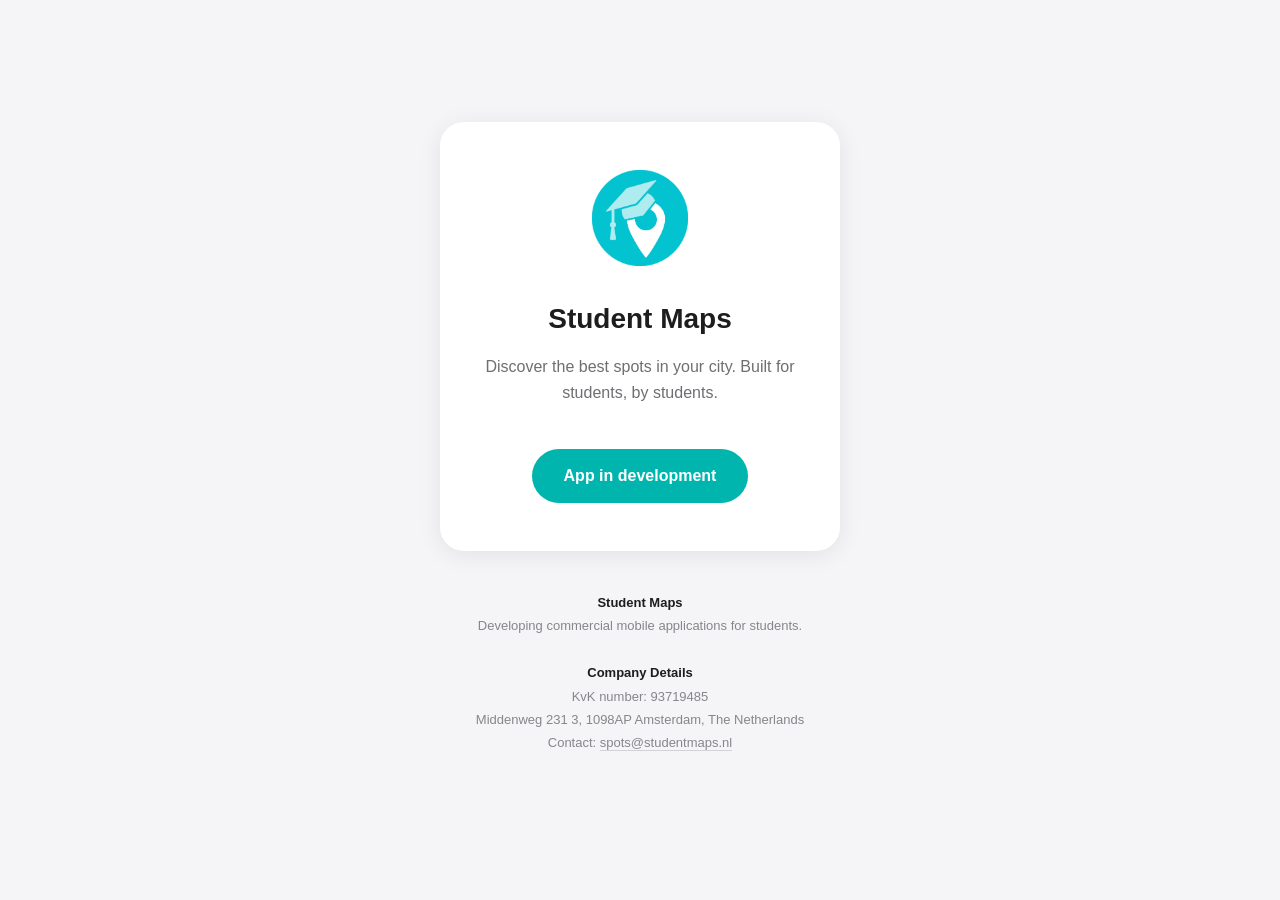
<file: index.html>
<!DOCTYPE html>
<html lang="nl">
<head>
  <script async src="https://www.googletagmanager.com/gtag/js?id=G-48RDYSEJPC"></script>
  <script>
    window.dataLayer = window.dataLayer || [];
    function gtag(){dataLayer.push(arguments);}
    gtag('js', new Date());
    gtag('config', 'G-48RDYSEJPC');
  </script>
  <meta charset="UTF-8">
  <meta name="viewport" content="width=device-width, initial-scale=1">
  <link rel="stylesheet" href="styles.css">
  <link rel="icon" type="image/png" href="favicon.png">

  <meta name="description" content="Discover the best spots in your city. Built for students, by students.">
  <meta property="og:title" content="Student Maps">
  <meta property="og:description" content="Discover the best spots in your city. Built for students, by students.">
  <meta property="og:image" content="https://studentmaps.nl/favicon.png">
  <meta property="og:url" content="https://studentmaps.nl">
  <meta property="og:type" content="website">
  <meta name="twitter:card" content="summary_large_image">

  <title>Student Maps</title>
  <style>
    * { box-sizing: border-box; margin: 0; padding: 0; }
    body {
      font-family: -apple-system, BlinkMacSystemFont, sans-serif;
      background: #f5f5f7;
      min-height: 100vh;
      display: flex;
      flex-direction: column; /* Zorgt ervoor dat de footer netjes onder de card valt */
      align-items: center;
      justify-content: center;
      padding: 24px;
    }
    .card {
      background: white;
      border-radius: 24px;
      padding: 48px 32px;
      text-align: center;
      max-width: 400px;
      width: 100%;
      box-shadow: 0 4px 24px rgba(0,0,0,0.08);
    }
    img {
      width: 96px;
      height: 96px;
      border-radius: 22px;
      margin-bottom: 24px;
    }
    h1 {
      font-size: 28px;
      font-weight: 700;
      color: #1d1d1f;
      margin-bottom: 12px;
    }
    p {
      font-size: 16px;
      color: #6e6e73;
      line-height: 1.6;
      margin-bottom: 36px;
    }
    .soon {
      display: inline-block;
      margin-top: 8px;
      padding: 14px 32px;
      background: #00b5ad;
      color: white;
      border-radius: 50px;
      text-decoration: none;
      font-weight: 600;
      font-size: 16px;
    }
    
    /* Nieuwe styling voor de bedrijfsgegevens / footer */
    .company-footer {
      margin-top: 40px;
      text-align: center;
      font-size: 13px;
      color: #86868b;
      line-height: 1.8;
      max-width: 400px;
    }
    .company-footer strong {
      color: #1d1d1f;
      font-weight: 600;
    }
    .company-footer a {
      color: #86868b;
      text-decoration: none;
      border-bottom: 1px solid #d2d2d7;
      transition: all 0.2s ease;
    }
    .company-footer a:hover {
      color: #1d1d1f;
      border-bottom-color: #1d1d1f;
    }
  </style>
</head>
<body>
  
  <div class="card">
    <img src="/favicon.png" alt="Student Maps logo">
    <h1>Student Maps</h1>
    <p>Discover the best spots in your city. Built for students, by students.</p>
    <a class="soon" href="mailto:spots@studentmaps.nl">App in development</a>
  </div>

  <div class="company-footer">
    <strong>Student Maps</strong><br>
    Developing commercial mobile applications for students.<br><br>
    <strong>Company Details</strong><br>
    KvK number: 93719485<br>
    Middenweg 231 3, 1098AP Amsterdam, The Netherlands<br>
    Contact: <a href="mailto:spots@studentmaps.nl">spots@studentmaps.nl</a><br><br>
  </div>

  <script src="script.js"></script>
</body>
</html>
</file>
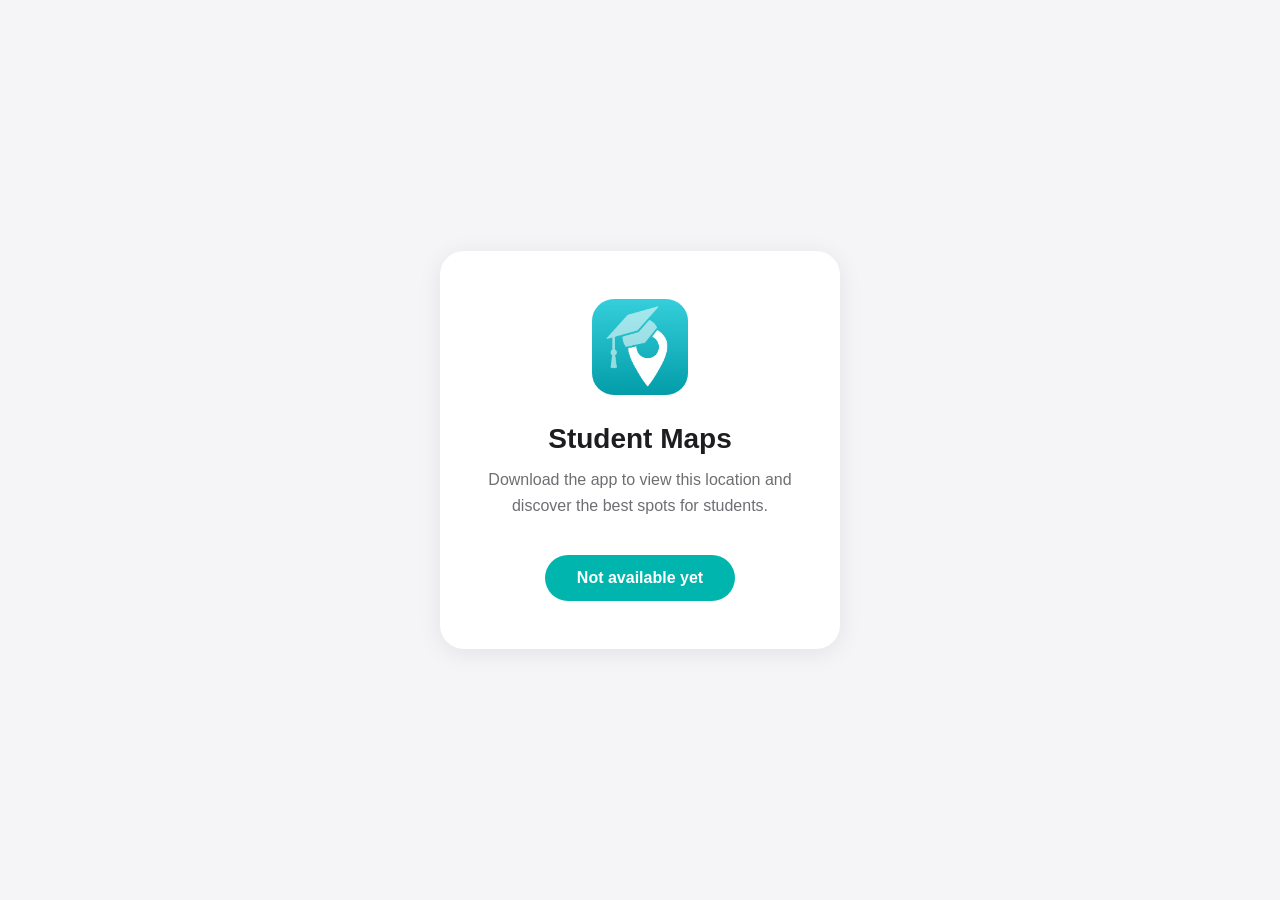
<file: spot/index.html>
<!DOCTYPE html>
<html lang="en">
<head>
  <meta charset="UTF-8">
  <meta name="viewport" content="width=device-width, initial-scale=1">

  <meta property="og:title" content="Student Maps">
  <meta property="og:description" content="Discover the best study spots, coffee shops and more — shared by students, for students.">
  <meta property="og:image" content="https://studentmaps.nl/og-image.png">
  <meta property="og:url" content="https://studentmaps.nl">
  <meta property="og:type" content="website">

  <title>Student Maps</title>
  <style>
    * { box-sizing: border-box; margin: 0; padding: 0; }
    body {
      font-family: -apple-system, BlinkMacSystemFont, sans-serif;
      background: #f5f5f7;
      min-height: 100vh;
      display: flex;
      align-items: center;
      justify-content: center;
      padding: 24px;
    }
    .card {
      background: white;
      border-radius: 24px;
      padding: 48px 32px;
      text-align: center;
      max-width: 400px;
      width: 100%;
      box-shadow: 0 4px 24px rgba(0,0,0,0.08);
    }
    img {
      width: 96px;
      height: 96px;
      border-radius: 22px;
      margin-bottom: 24px;
    }
    h1 {
      font-size: 28px;
      font-weight: 700;
      color: #1d1d1f;
      margin-bottom: 12px;
    }
    p {
      font-size: 16px;
      color: #6e6e73;
      line-height: 1.6;
      margin-bottom: 36px;
    }
    .soon {
      display: inline-block;
      padding: 14px 32px;
      background: #00b5ad;
      color: white;
      border-radius: 50px;
      text-decoration: none;
      font-weight: 600;
      font-size: 16px;
    }
  </style>
</head>
<body>
  <div class="card">
    <img src="/og-image.png" alt="Student Maps logo">
    <h1>Student Maps</h1>
    <p>Download the app to view this location and discover the best spots for students.</p>
    <a class="soon" href="#">Not available yet</a>
  </div>
</body>
</html>
</file>
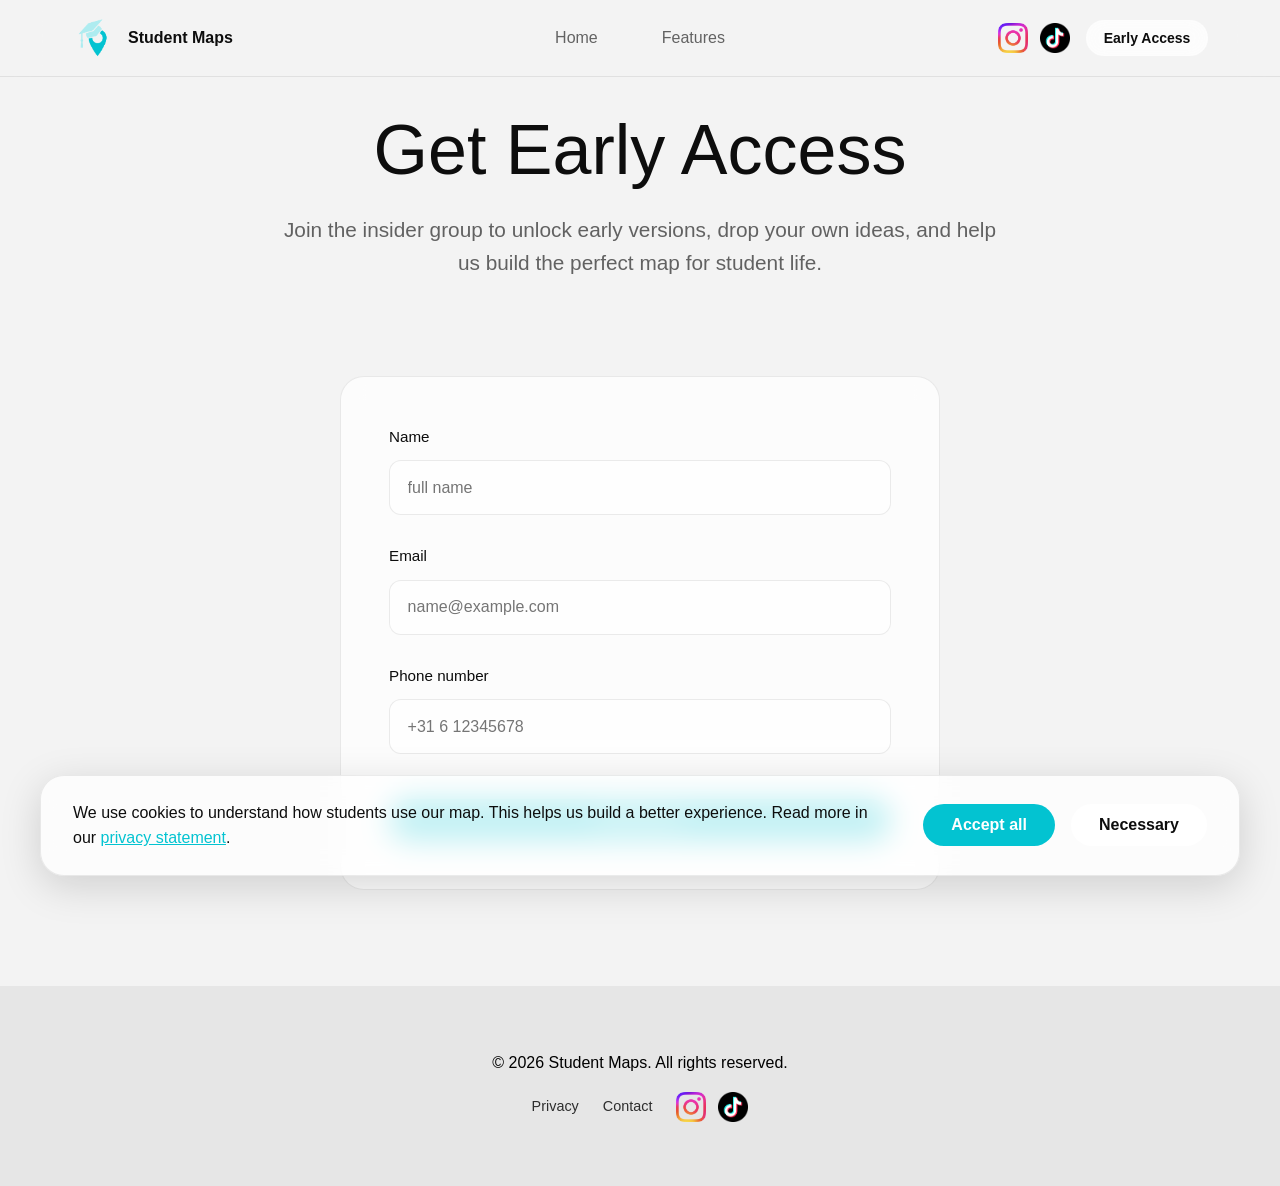
<file: beta.html>
<!DOCTYPE html>
<html lang="en">
<head>
    <script async src="https://www.googletagmanager.com/gtag/js?id=G-48RDYSEJPC"></script>
    <script>
    window.dataLayer = window.dataLayer || [];
    function gtag(){dataLayer.push(arguments);}
    gtag('js', new Date());

    gtag('config', 'G-48RDYSEJPC');
    </script>
    <meta charset="UTF-8">
    <meta name="viewport" content="width=device-width, initial-scale=1.0, viewport-fit=contain">
    <title>Beta Signup - Student Maps</title>
    <link rel="icon" type="image/png" href="favicon.png">
    <link rel="stylesheet" href="styles.css">
    <meta name="description" content="Unlock early versions and help us build the perfect map for student life.">
    <meta property="og:title" content="Early Access - Student Maps">
    <meta property="og:description" content="Unlock early versions and help us build the perfect map for student life.">
    <meta property="og:image" content="https://studentmaps.nl/betameta.png">
    <meta property="og:url" content="https://studentmaps.nl/beta.html">
    <meta property="og:type" content="website">
    <meta name="twitter:card" content="summary_large_image">
</head>
<body>
    <nav class="nav">
        <div class="container nav-container">
            <a href="test.html" class="nav-brand">
                <img src="logo-clear.webp" alt="Student Maps" class="nav-logo">
                <span>Student Maps</span>
            </a>
            <div class="nav-center">
                <a href="test.html#home">Home</a>
                <a href="test.html#features">Features</a>
            </div>
            <div class="nav-right">
                    <div class="nav-social">
                        <a href="https://instagram.com/student_maps" target="_blank" rel="noopener">
                            <img src="instagram.webp" alt="Instagram" class="social-icon">
                        </a>
                        <a href="https://tiktok.com/@JOUWACCOUNT" target="_blank" rel="noopener">
                            <img src="tiktok.webp" alt="TikTok" class="social-icon">
                        </a>
                    </div>
                <a href="beta.html" class="btn btn-secondary btn-sm">Early Access</a>
            </div>
        </div>
    </nav>

    <section class="hero-header" id="beta">
        <h1 class="hero-title">
            Get Early Access
        </h1>
        <p class="hero-subtitle">
            Join the insider group to unlock early versions, drop your own ideas, and help us build the perfect map for student life.
        </p>
    </section>
    
    <section class="page-section">
        <div class="container">
            <div class="page-card page-card-sm">
                <form id="betaForm" action="https://docs.google.com/forms/u/0/d/e/1FAIpQLSeCPc7-6g87QqsMfpVtl4X3JfxkeQIbDhWqUocADtz78FBkxw/formResponse" method="POST" target="hidden_iframe">
                    <div class="form-group">
                        <label for="name">Name</label>
                        <input type="text" id="name" name="entry.1250525655" placeholder="full name" required>
                    </div>

                    <div class="form-group">
                        <label for="email">Email</label>
                        <input type="email" id="email" name="entry.614573572" placeholder="name@example.com" required>
                    </div>

                    <div class="form-group">
                        <label for="phone">Phone number</label>
                        <input 
                            type="tel" 
                            id="phone" 
                            name="entry.372404016" 
                            placeholder="+31 6 12345678" 
                            pattern="[+]?[0-9\s-]{7,15}" 
                            title="Provide a valid phone number"
                            required
                        >
                    </div>

                    <button type="submit" class="btn btn-primary" style="width: 100%; margin-top: 1rem;">Get Access</button>
                    
                    <div id="ok" class="success-card" style="display:none;">
                        <h3>Thank you!</h3>
                        <p>We've added you to the early access group. Keep an eye on your inbox! </p>
                        <p>You will receive an invitation link from <strong>Apple TestFlight</strong> to download the early build.</p>
                        <a href="test.html" class="btn btn-primary" style="margin-top: 1rem;">Back to Home</a>
                    </div>
                </form>

                <iframe name="hidden_iframe" id="hidden_iframe" style="display:none;"></iframe>
            </div>
        </div>
    </section>

    <footer class="footer">
        <div class="container">
            <p class="footer-copy">&copy; 2026 Student Maps. All rights reserved.</p>
            <div class="footer-bottom">
                <div class="footer-links">
                    <a href="/privacy">Privacy</a>
                    <a href="mailto:hello@studentmaps.app">Contact</a>
                </div>
                <div class="footer-social">
                    <a href="https://instagram.com/student_maps" target="_blank" rel="noopener">
                        <img src="instagram.webp" alt="Instagram" class="social-icon">
                    </a>
                    <a href="https://tiktok.com/@JOUWACCOUNT" target="_blank" rel="noopener">
                        <img src="tiktok.webp" alt="TikTok" class="social-icon">
                    </a>
                </div>
            </div>
        </div>
    </footer>

    <div id="cookie-banner" class="cookie-banner hidden">
        <div class="cookie-container">
            <p>We use cookies to understand how students use our map. This helps us build a better experience. Read more in our <a href="privacy.html" style="color: var(--primary); text-decoration: underline;">privacy statement</a>.</p>
            <div class="cookie-buttons">
                <button id="accept-cookies" class="btn btn-primary">Accept all</button>
                <button id="reject-cookies" class="btn btn-secondary">Necessary</button>
            </div>
        </div>
    </div>

    <script src="script.js"></script>
</body>
</html>
</file>
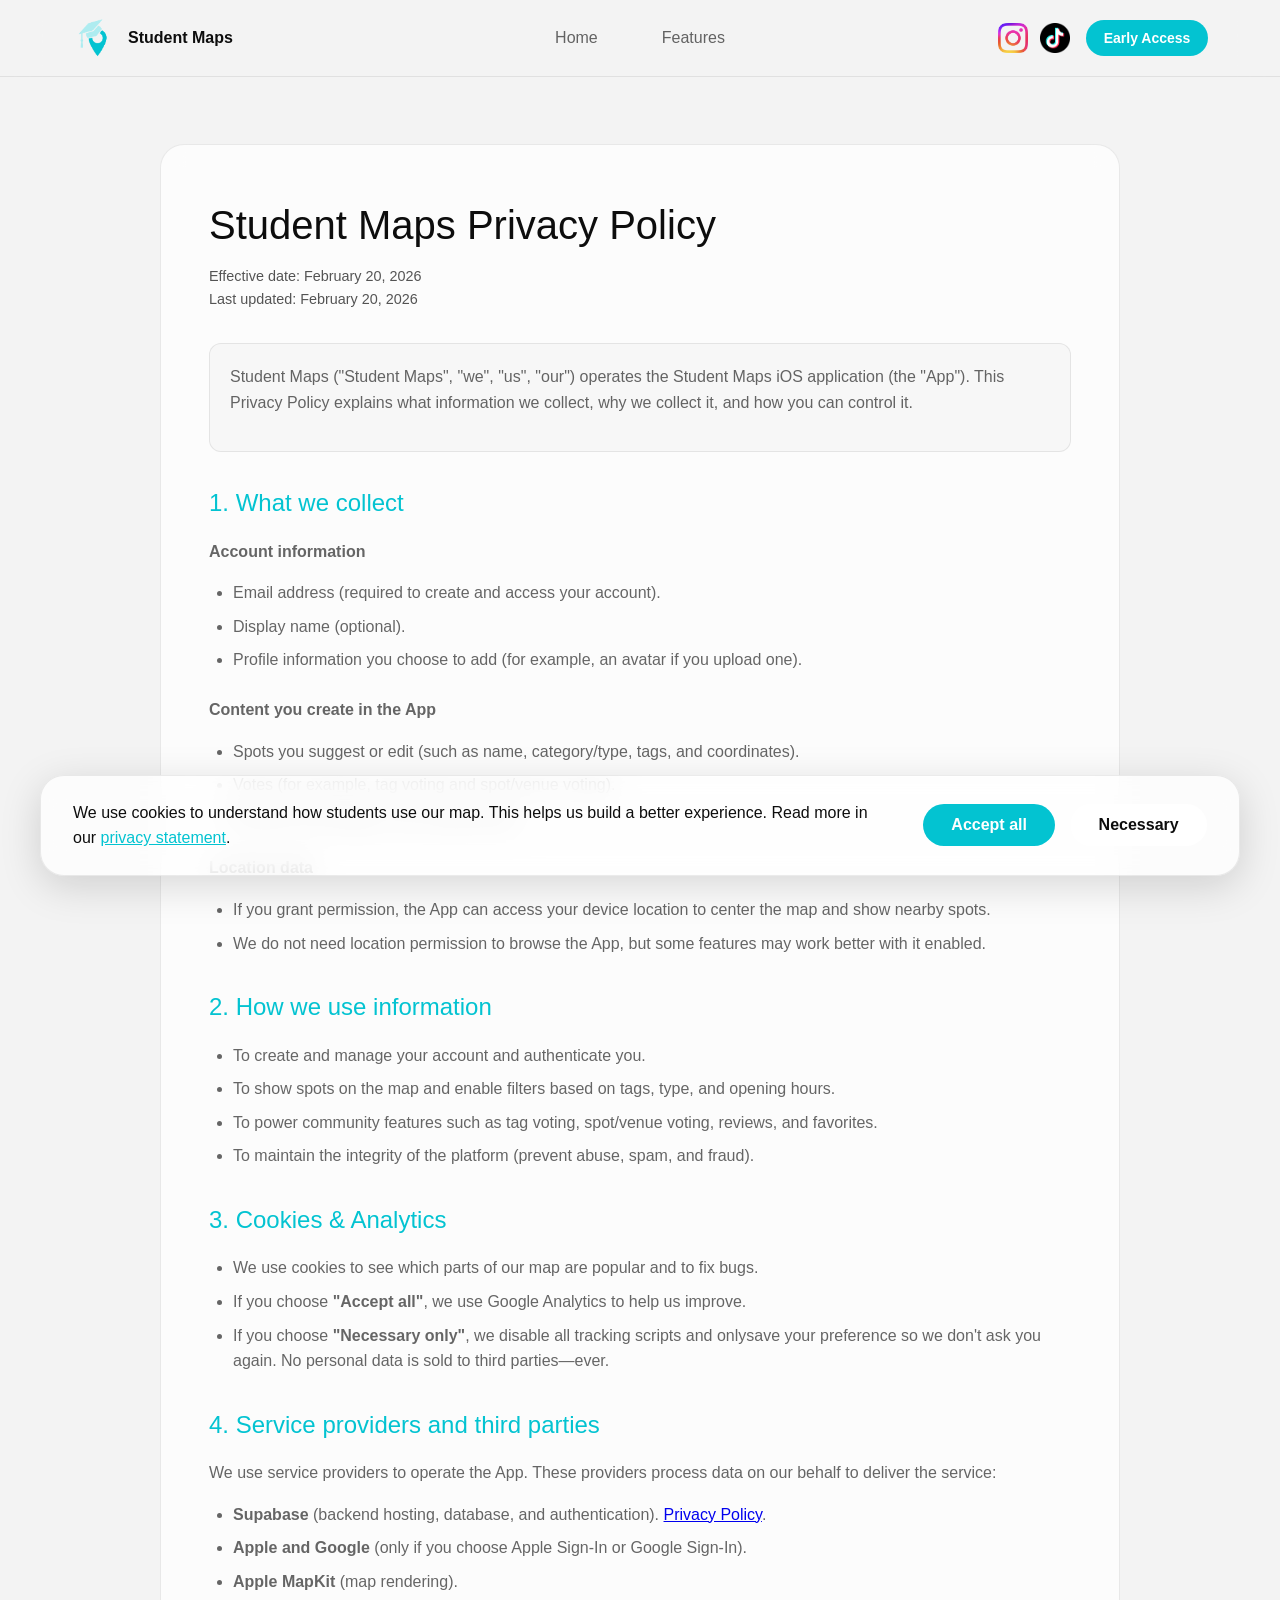
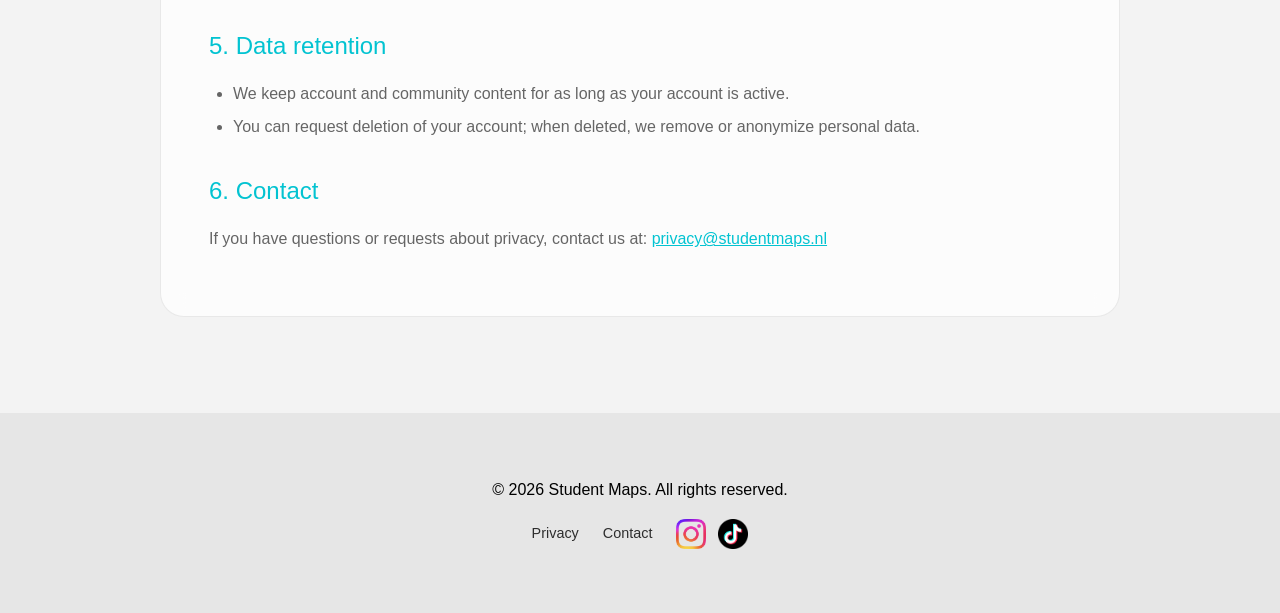
<file: privacy.html>
<!DOCTYPE html>
<html lang="en">
<head>
    <script async src="https://www.googletagmanager.com/gtag/js?id=G-48RDYSEJPC"></script>
    <script>
    window.dataLayer = window.dataLayer || [];
    function gtag(){dataLayer.push(arguments);}
    gtag('js', new Date());

    gtag('config', 'G-48RDYSEJPC');
    </script>
    <meta charset="UTF-8">
    <meta name="viewport" content="width=device-width, initial-scale=1.0, viewport-fit=contain">
    <title>Privacy Policy - Student Maps</title>
    <link rel="icon" type="image/png" href="favicon.png">
    <link rel="stylesheet" href="styles.css">
    <meta name="description" content="Read the Student Maps Privacy Policy.">
    <meta property="og:title" content="Privacy Policy - Student Maps">
    <meta property="og:description" content="How we handle your data and protect your privacy at Student Maps.">
    <meta property="og:image" content="https://studentmaps.nl/favicon.png">
    <meta property="og:url" content="https://studentmaps.nl/privacy.html">
    <meta property="og:type" content="website">
</head>
<body>
    <nav class="nav">
        <div class="container nav-container">
            <a href="test.html" class="nav-brand">
                <img src="logo-clear.webp" alt="Student Maps" class="nav-logo">
                <span>Student Maps</span>
            </a>
            <div class="nav-center">
                <a href="test.html#home">Home</a>
                <a href="test.html#features">Features</a>
            </div>
            <div class="nav-right">
                    <div class="nav-social">
                        <a href="https://instagram.com/student_maps" target="_blank" rel="noopener">
                            <img src="instagram.webp" alt="Instagram" class="social-icon">
                        </a>
                        <a href="https://tiktok.com/@JOUWACCOUNT" target="_blank" rel="noopener">
                            <img src="tiktok.webp" alt="TikTok" class="social-icon">
                        </a>
                    </div>
                <a href="beta.html" class="btn btn-primary btn-sm">Early Access</a>
            </div>
        </div>
    </nav>

    <section class="page-section page-section-top">
        <div class="container">
            <div class="page-card page-card-lg">
                <h1>Student Maps Privacy Policy</h1>
                <span class="meta-text">
                    Effective date: February 20, 2026<br>
                    Last updated: February 20, 2026
                </span>

                <div class="intro-box">
                    <p>
                        Student Maps ("Student Maps", "we", "us", "our") operates the Student Maps iOS application (the "App").
                        This Privacy Policy explains what information we collect, why we collect it, and how you can control it.
                    </p>
                </div>

                <h2>1. What we collect</h2>
                <p><strong>Account information</strong></p>
                <ul>
                    <li>Email address (required to create and access your account).</li>
                    <li>Display name (optional).</li>
                    <li>Profile information you choose to add (for example, an avatar if you upload one).</li>
                </ul>

                <p><strong>Content you create in the App</strong></p>
                <ul>
                    <li>Spots you suggest or edit (such as name, category/type, tags, and coordinates).</li>
                    <li>Votes (for example, tag voting and spot/venue voting).</li>
                    <li>Reviews and ratings, if you submit them.</li>
                </ul>

                <p><strong>Location data</strong></p>
                <ul>
                    <li>If you grant permission, the App can access your device location to center the map and show nearby spots.</li>
                    <li>We do not need location permission to browse the App, but some features may work better with it enabled.</li>
                </ul>

                <h2>2. How we use information</h2>
                <ul>
                    <li>To create and manage your account and authenticate you.</li>
                    <li>To show spots on the map and enable filters based on tags, type, and opening hours.</li>
                    <li>To power community features such as tag voting, spot/venue voting, reviews, and favorites.</li>
                    <li>To maintain the integrity of the platform (prevent abuse, spam, and fraud).</li>
                </ul>

                <h2>3. Cookies & Analytics</h2>
                <ul>
                    <li>We use cookies to see which parts of our map are popular and to fix bugs.</li>
                    <li>If you choose <strong>"Accept all"</strong>, we use Google Analytics to help us improve.</li>
                    <li>If you choose <strong>"Necessary only"</strong>, we disable all tracking scripts and onlysave your preference so we don't ask you again. No personal data is sold to third parties—ever.</li>
                </ul>

                <h2>4. Service providers and third parties</h2>
                <p>We use service providers to operate the App. These providers process data on our behalf to deliver the service:</p>
                <ul>
                    <li><strong>Supabase</strong> (backend hosting, database, and authentication). <a href="https://supabase.com/privacy" target="_blank">Privacy Policy</a>.</li>
                    <li><strong>Apple and Google</strong> (only if you choose Apple Sign-In or Google Sign-In).</li>
                    <li><strong>Apple MapKit</strong> (map rendering).</li>
                </ul>

                <h2>5. Data retention</h2>
                <ul>
                    <li>We keep account and community content for as long as your account is active.</li>
                    <li>You can request deletion of your account; when deleted, we remove or anonymize personal data.</li>
                </ul>

                <h2>6. Contact</h2>
                <p>
                    If you have questions or requests about privacy, contact us at:
                    <a href="mailto:privacy@studentmaps.nl" style="color: var(--primary);">privacy@studentmaps.nl</a>
                </p>
            </div>
        </div>
    </section>

    <footer class="footer">
        <div class="container">
            <p class="footer-copy">&copy; 2026 Student Maps. All rights reserved.</p>
            <div class="footer-bottom">
                <div class="footer-links">
                    <a href="/privacy">Privacy</a>
                    <a href="mailto:hello@studentmaps.app">Contact</a>
                </div>
                <div class="footer-social">
                    <a href="https://instagram.com/student_maps" target="_blank" rel="noopener">
                        <img src="instagram.webp" alt="Instagram" class="social-icon">
                    </a>
                    <a href="https://tiktok.com/@JOUWACCOUNT" target="_blank" rel="noopener">
                        <img src="tiktok.webp" alt="TikTok" class="social-icon">
                    </a>
                </div>
            </div>
        </div>
    </footer>
    
    <div id="cookie-banner" class="cookie-banner hidden">
        <div class="cookie-container">
            <p>We use cookies to understand how students use our map. This helps us build a better experience. Read more in our <a href="privacy.html" style="color: var(--primary); text-decoration: underline;">privacy statement</a>.</p>
            <div class="cookie-buttons">
                <button id="accept-cookies" class="btn btn-primary">Accept all</button>
                <button id="reject-cookies" class="btn btn-secondary">Necessary</button>
            </div>
        </div>
    </div>

    <script src="script.js"></script>
</body>
</html>
</file>
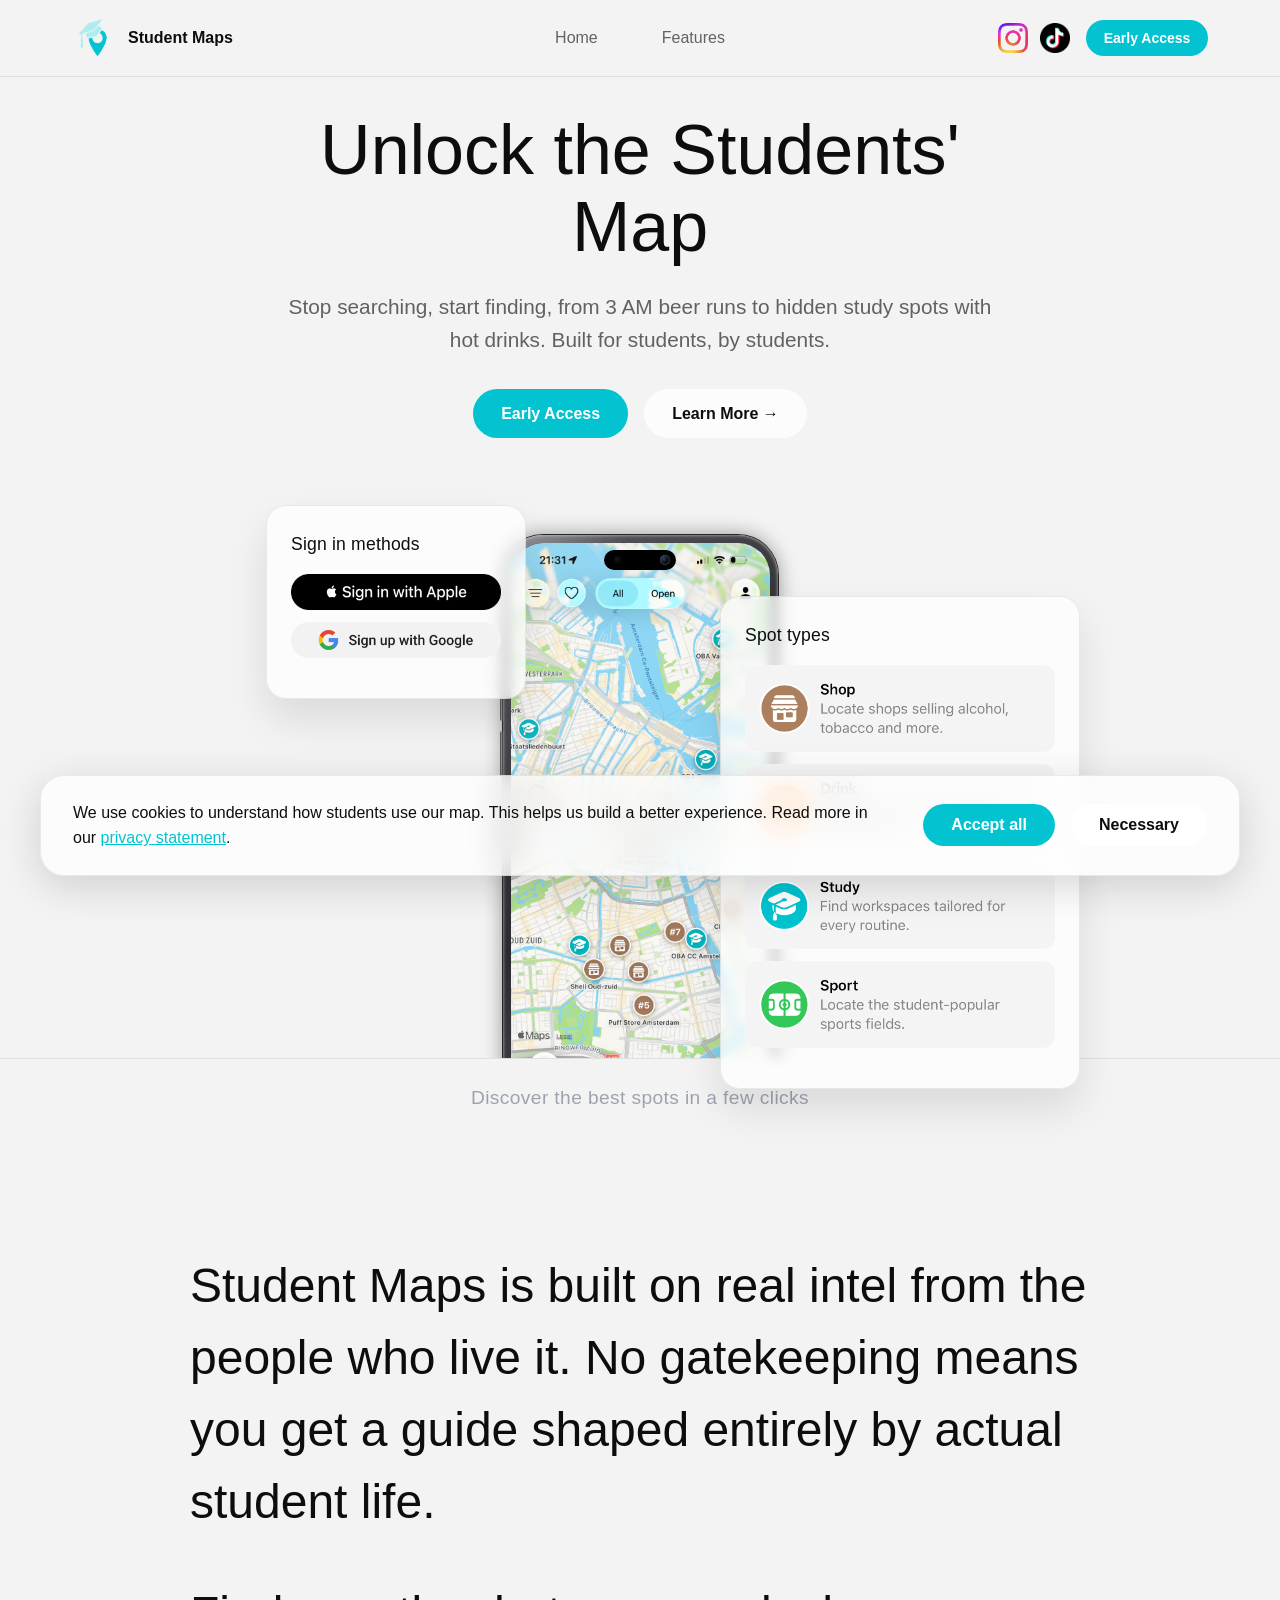
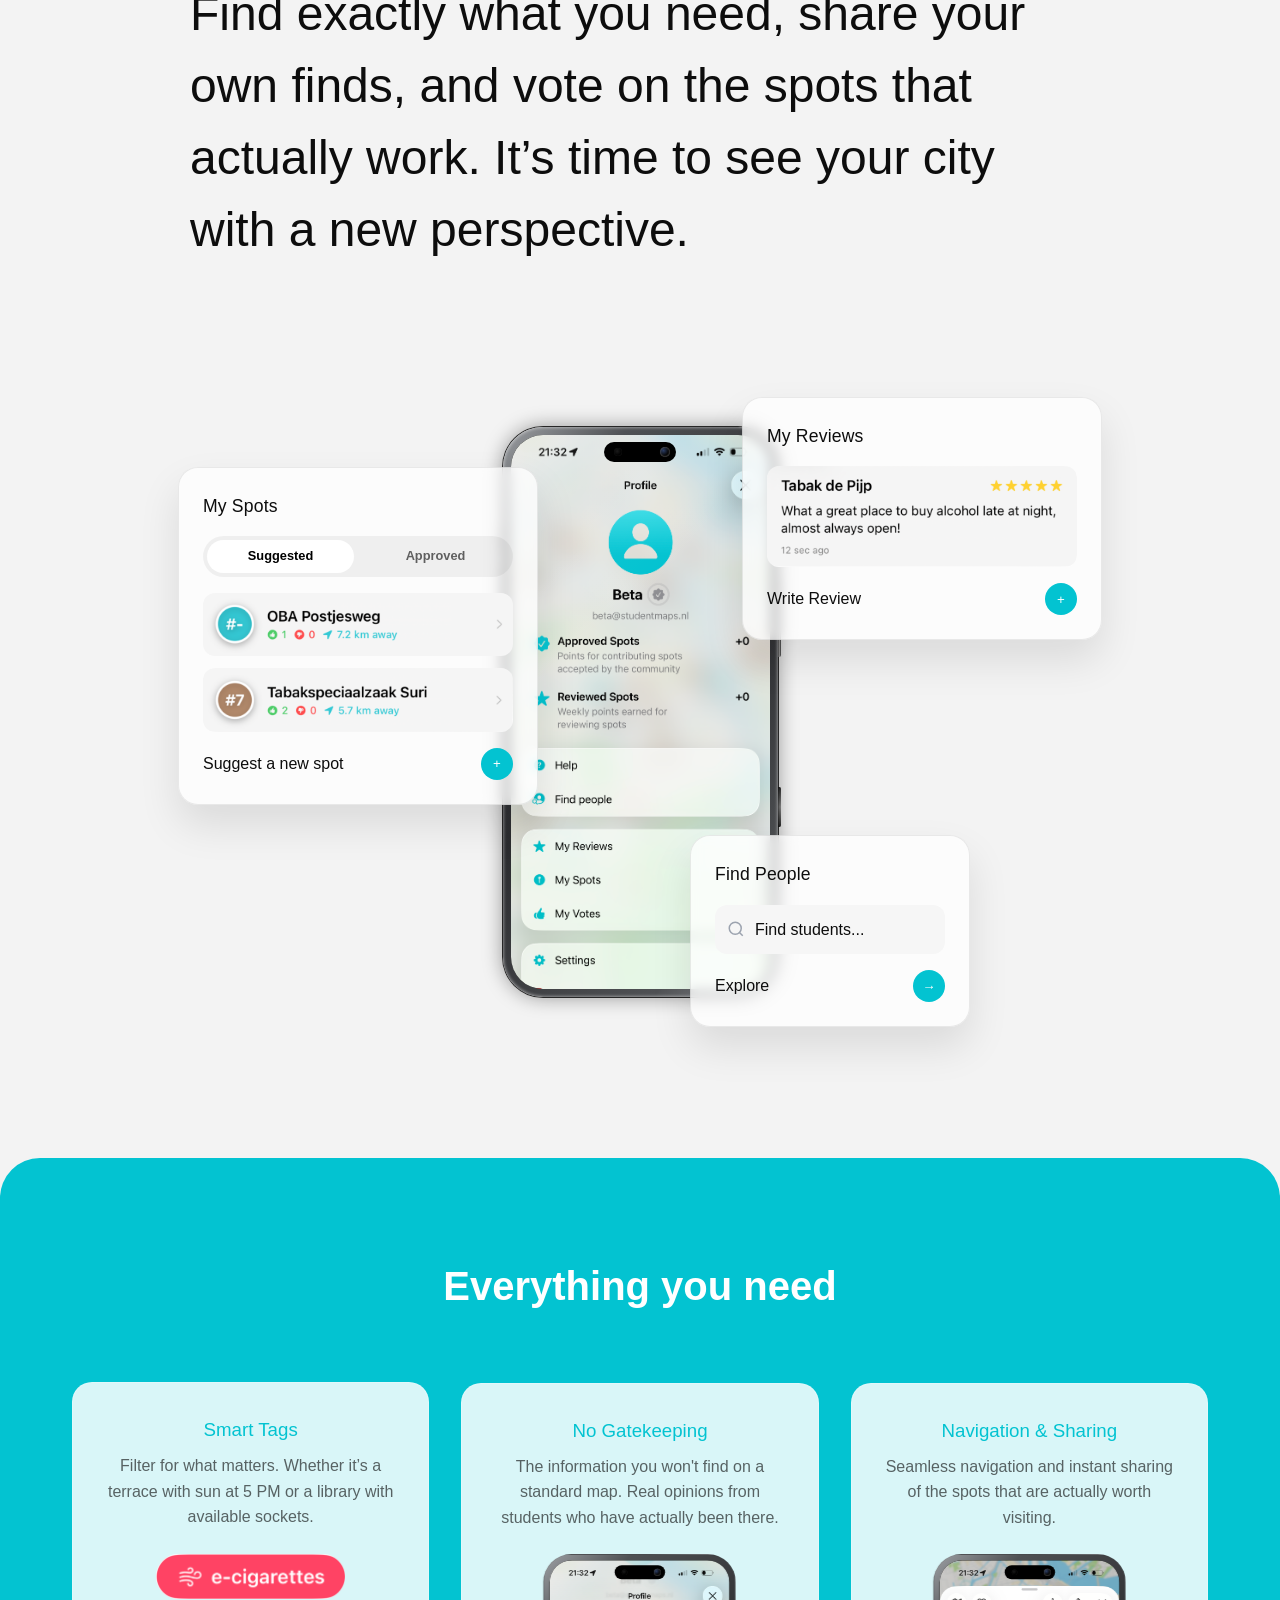
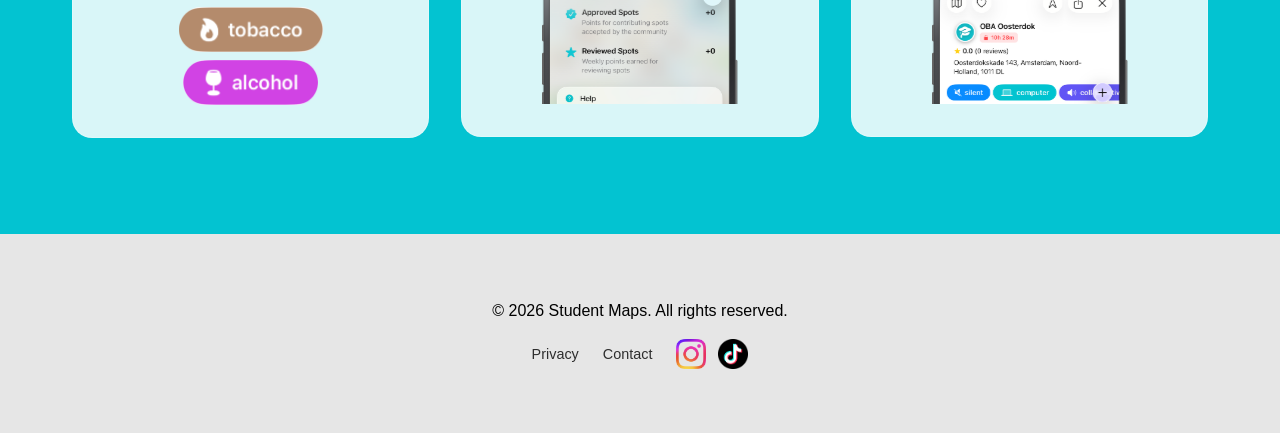
<file: test.html>
<!DOCTYPE html>
<html lang="en">
<head>
    <script async src="https://www.googletagmanager.com/gtag/js?id=G-48RDYSEJPC"></script>
    <script>
    window.dataLayer = window.dataLayer || [];
    function gtag(){dataLayer.push(arguments);}
    gtag('js', new Date());

    gtag('config', 'G-48RDYSEJPC');
    </script>
    <meta charset="UTF-8">
    <meta name="viewport" content="width=device-width, initial-scale=1.0, viewport-fit=contain">
    <title>Student Maps - Discover the best spots in your city</title>
    <link rel="icon" type="image/png" href="favicon.png">
    <link rel="stylesheet" href="styles.css">
    <meta name="description" content="The ultimate map for students. No gatekeeping, discover the best spots in your city.">
    <meta property="og:title" content="Student Maps - Unlock Your City">
    <meta property="og:description" content="Stop searching, start finding. From 3 AM beer runs to hidden study spots.">
    <meta property="og:image" content="https://studentmaps.nl/homemeta.png">
    <meta property="og:url" content="https://studentmaps.nl/test.html">
    <meta property="og:type" content="website">
    <meta name="twitter:card" content="summary_large_image">
</head>
<body>
    <nav class="nav">
        <div class="container nav-container">
            <a href="test.html" class="nav-brand">
                <img src="logo-clear.webp" alt="Student Maps" class="nav-logo">
                <span>Student Maps</span>
            </a>
            <div class="nav-center">
                <a href="test.html#home">Home</a>
                <a href="test.html#features">Features</a>
            </div>
            <div class="nav-right">
                    <div class="nav-social">
                        <a href="https://instagram.com/student_maps" target="_blank" rel="noopener">
                            <img src="instagram.webp" alt="Instagram" class="social-icon">
                        </a>
                        <a href="https://tiktok.com/@JOUWACCOUNT" target="_blank" rel="noopener">
                            <img src="tiktok.webp" alt="TikTok" class="social-icon">
                        </a>
                    </div>
                <a href="beta.html" class="btn btn-primary btn-sm">Early Access</a>
            </div>
        </div>
    </nav>

    <section class="hero-header" id="home">
        <h1 class="hero-title">
            Unlock the Students' Map
        </h1>
        <p class="hero-subtitle">
            Stop searching, start finding, from 3 AM beer runs to hidden study spots with hot drinks. Built for students, by students.
        </p>
        <div class="cta-buttons">
            <a href="beta.html" class="btn btn-primary">Early Access</a>
            <a href="#visual" class="btn btn-secondary">Learn More →</a>
        </div>
    </section>

    <section class="hero-visual-section">
        <div class="hero-visual">
            <div class="phone-container">
                <div class="phone-mockup">
                    <div class="buttons-left">
                        <div class="action-btn"></div>
                        <div class="vol-up"></div>
                        <div class="vol-down"></div>
                    </div>
                    <div class="power-btn"></div>
                    <div class="camera-control"></div>
                    <div class="phone-screen">
                        <div class="dynamic-island"></div>
                        <div class="phone-reflection"></div>
                        <img src="map.webp" alt="App Screenshot" class="phone-screenshot" />
                    </div>
                </div>
            </div>

            <div class="glass-card card-types">
                <div class="card-header">
                    <h3>Spot types</h3>
                </div>
                <div class="card-content">
                    <img src="type1.webp" alt="Type 1" class="card-img"/>
                    <img src="type2.webp" alt="Type 2" class="card-img"/>
                    <img src="type3.webp" alt="Type 3" class="card-img"/>
                    <img src="type4.webp" alt="Type 4" class="card-img"/>
                </div>
            </div>

            <div class="glass-card card-signin">
                <div class="card-header">
                    <h3>Sign in methods</h3>
                </div>
                <div class="card-content">
                    <img src="apple-button.webp" alt="Type 1" class="card-img"/>
                    <img src="google-button.webp" alt="Type 2" class="card-img"/>
                </div>
            </div>
        </div>
    </section>

    <div class="phone-section-overlay">
        <div class="phone-section-overlay-inner">
            <span class="phone-overlay-text">Discover the best spots in a few clicks</span>
        </div>
    </div>

    <section class="scroll-text-section" id="visual">
        <div class="container">
            <div class="reveal-text">
                <p class="reveal-paragraph">
                    <span class="reveal-line">Student Maps is built on real intel from the people who live it. </span><span class="reveal-line">No gatekeeping means you get a guide shaped entirely by actual student life.</span>
                </p>
                <p class="reveal-paragraph">
                    <span class="reveal-line">Find exactly what you need, share your own finds, and vote on the spots that actually work. </span><span class="reveal-line">It’s time to see your city with a new perspective.</span>
                </p>
            </div>
        </div>
    </section>

    <section class="hero-visual-section">
        <div class="hero-visual">
            <div class="phone-container">
                <div class="phone-mockup">
                    <div class="buttons-left">
                        <div class="action-btn"></div>
                        <div class="vol-up"></div>
                        <div class="vol-down"></div>
                    </div>
                    <div class="power-btn"></div>
                    <div class="camera-control"></div>
                    <div class="phone-screen">
                        <div class="dynamic-island"></div>
                        <div class="phone-reflection"></div>
                        <img src="profile.webp" alt="App Screenshot" class="phone-screenshot"/>
                    </div>
                </div>
            </div>

            <div class="glass-card card-spots">
                <div class="card-header">
                    <h3>My Spots</h3>
                </div>
                <div class="pill-hstack">
                    <div class="pill pill-white">Suggested</div>
                    <div class="pill pill-transparent">Approved</div>
                </div>
                <div class="card-content">
                    <img src="suggested1.webp" alt="Spot 1" class="card-img"/>
                    <img src="suggested2.webp" alt="Spot 2" class="card-img"/>
                </div>
                <div class="card-footer">
                    <span>Suggest a new spot</span>
                    <button class="plus-btn">+</button>
                </div>
            </div>

            <div class="glass-card card-reviews">
                <div class="card-header">
                    <h3>My Reviews</h3>
                </div>
                <div class="card-content">
                    <img src="review1.webp" alt="Review" class="card-img"/>
                </div>
                <div class="card-footer">
                    <span>Write Review</span>
                    <button class="plus-btn">+</button>
                </div>
            </div>

            <div class="glass-card card-search">
                <div class="card-header">
                    <h3>Find People</h3>
                </div>
                <div class="search-bar-ios">
                    <svg class="search-icon" viewBox="0 0 24 24" fill="none" stroke="currentColor" stroke-width="2">
                        <circle cx="11" cy="11" r="8"></circle>
                        <line x1="21" y1="21" x2="16.65" y2="16.65"></line>
                    </svg>
                    <span>Find students...</span>
                </div>
                <div class="card-footer">
                    <span>Explore</span>
                    <button class="plus-btn">→</button>
                </div>
            </div>
        </div>
    </section>

    <div class="features-wrapper">
        <section class="features" id="features">
            <div class="container">
                <h2 class="section-title">Everything you need</h2>
                <div class="features-grid">
                    <div class="feature-item">
                      <h3>Smart Tags</h3>
                      <p>Filter for what matters. Whether it’s a terrace with sun at 5 PM or a library with available sockets.</p>
                      <div class="feature-visual">
                          <img src="tag1.webp" alt="E-sigarettes" class="feature-screenshot">
                          <img src="tag2.webp" alt="Tobacco" class="feature-screenshot">
                          <img src="tag3.webp" alt="Alcohol" class="feature-screenshot">
                      </div>
                    </div>
                    <div class="feature-item">
                        <h3>No Gatekeeping</h3>
                        <p>The information you won't find on a standard map. Real opinions from students who have actually been there.</p>
                        <div class="feature-phone-crop">
                            <div class="phone-mockup mini">
                                <div class="buttons-left">
                                    <div class="action-btn"></div>
                                    <div class="vol-up"></div>
                                    <div class="vol-down"></div>
                                </div>
                                <div class="power-btn"></div>
                                <div class="camera-control"></div>
                                <div class="phone-screen">
                                    <div class="dynamic-island"></div>
                                    <div class="phone-reflection"></div>
                                    <img src="points.webp" alt="Earn points" class="phone-screenshot">
                                </div>
                            </div>
                        </div>
                    </div>
                    <div class="feature-item">
                        <h3>Navigation & Sharing</h3>
                        <p>Seamless navigation and instant sharing of the spots that are actually worth visiting.</p>
                        <div class="feature-phone-crop">
                            <div class="phone-mockup mini">
                                <div class="buttons-left">
                                    <div class="action-btn"></div>
                                    <div class="vol-up"></div>
                                    <div class="vol-down"></div>
                                </div>
                                <div class="power-btn"></div>
                                <div class="camera-control"></div>
                                <div class="phone-screen">
                                    <div class="dynamic-island"></div>
                                    <div class="phone-reflection"></div>
                                    <img src="spot.webp" alt="Share spots" class="phone-screenshot">
                                </div>
                            </div>
                        </div>
                    </div>
                </div>
            </div>
        </section>
    </div>

    <footer class="footer">
        <div class="container">
            <p class="footer-copy">&copy; 2026 Student Maps. All rights reserved.</p>
            <div class="footer-bottom">
                <div class="footer-links">
                    <a href="/privacy">Privacy</a>
                    <a href="mailto:hello@studentmaps.app">Contact</a>
                </div>
                <div class="footer-social">
                    <a href="https://instagram.com/student_maps" target="_blank" rel="noopener">
                        <img src="instagram.webp" alt="Instagram" class="social-icon">
                    </a>
                    <a href="https://tiktok.com/@JOUWACCOUNT" target="_blank" rel="noopener">
                        <img src="tiktok.webp" alt="TikTok" class="social-icon">
                    </a>
                </div>
            </div>
        </div>
    </footer>

    <div id="cookie-banner" class="cookie-banner hidden">
        <div class="cookie-container">
            <p>We use cookies to understand how students use our map. This helps us build a better experience. Read more in our <a href="privacy.html" style="color: var(--primary); text-decoration: underline;">privacy statement</a>.</p>
            <div class="cookie-buttons">
                <button id="accept-cookies" class="btn btn-primary">Accept all</button>
                <button id="reject-cookies" class="btn btn-secondary">Necessary</button>
            </div>
        </div>
    </div>

    <script src="script.js"></script>
</body>
</html>
</file>
<file: styles.css>
:root {
  --primary: #03C3D1;
  --primary-dark: #03C3D1;
  --accent: #03C3D1;
  --bg: #f3f3f3;
  --bg-secondary: #E8E8EF;
  --bg-tertiary: #AEECF0;
  --text-primary: #0D0D0D;
  --text-secondary: rgba(0, 0, 0, 0.6);
  --text-accent: #03C3D1;
  --text-muted: #9CA3AF;
  --glass-bg: rgba(255, 255, 255, 0.75);
  --glass-border: rgba(0, 0, 0, 0.08);
  --nav-bg: rgba(243, 243, 243, 0.75);
  --container-max: 1200px;
  --spacing-md: 2rem;
  --spacing-lg: 4rem;
  --spacing-xl: 6rem;
}

/* FIX: media query staat nu BUITEN :root — dark mode werkt nu correct */
@media (prefers-color-scheme: dark) {
  :root {
    --bg: #000000;
    --bg-secondary: #1A1A1A;
    --text-primary: #FFFFFF;
    --text-secondary: #D1D5DB;
    --glass-bg: rgba(255, 255, 255, 0.08);
    --nav-bg: rgba(0, 0, 0, 0.75);
  }
}
/* SMOOTH SCROLL */
html {
  scroll-behavior: smooth;
  overflow-x: hidden; /* Dwingt Android om niet stiekem breder te worden */
}

* { margin: 0; padding: 0; box-sizing: border-box; }

body {
  font-family: -apple-system, BlinkMacSystemFont, sans-serif;
  background: var(--bg);
  color: var(--text-primary);
  line-height: 1.6;
  overflow-x: hidden;
  max-width: 100%; /* Voorkomt dat de body voorbij de schermrand rekt */
  padding-bottom: env(safe-area-inset-bottom);
}

.container { max-width: var(--container-max); margin: 0 auto; padding: 0 var(--spacing-md); }

/* NAV */
.nav {
  position: fixed; top: 0; left: 0; right: 0; z-index: 100;
  padding: 1rem 0; background: var(--nav-bg);
  backdrop-filter: blur(20px); -webkit-backdrop-filter: blur(20px);
  border-bottom: 1px solid var(--glass-border);
  transition: background 0.4s ease, border-color 0.4s ease;
}

/* CHANGE 1: nav-container als 3-kolom grid zodat center echt centraal staat */
.nav-container {
  display: grid;
  grid-template-columns: 1fr auto 1fr;
  align-items: center;
}

.nav-brand { display: flex; align-items: center; gap: 0.75rem; text-decoration: none; color: var(--text-primary); font-weight: 600; transition: color 0.4s ease; }
.nav-logo { width: 44px; height: 44px; }

/* CHANGE 1: nav-center staat in het midden, nav-right rechts uitgelijnd */
.nav-center {
  display: flex;
  align-items: center;
  justify-content: center;
  gap: var(--spacing-lg);
}

.nav-center a:hover {
    color: var(--text-primary);
    transform: translateY(-2px);
}

.nav-center a {
  color: var(--text-secondary);
  text-decoration: none;
  transition: color 0.4s ease, transform 0.2s ease;
}

.nav-right {
  display: flex;
  align-items: center;
  justify-content: flex-end;
}

/* CHANGE 3: Nav dark mode wanneer over features sectie */
.nav.nav-dark {
  background: rgba(10, 10, 10, 0.9);
  border-bottom-color: rgba(255, 255, 255, 0.08);
}

.nav.nav-dark .nav-brand {
  color: #ffffff;
}

.nav.nav-dark .nav-center a {
  color: rgba(255, 255, 255, 0.7);
}

img {
    opacity: 0;
    transition: opacity 0.4s ease;
}

img.loaded {
    opacity: 1;
}

/* Cookie Banner Basis */
.cookie-banner {
    position: fixed;
    bottom: 24px;
    left: 0;
    width: 100%;
    z-index: 10000;
    display: flex;
    justify-content: center;
    padding: 0 1rem;
}

.cookie-container {
    background: var(--glass-bg);
    backdrop-filter: blur(15px);
    -webkit-backdrop-filter: blur(15px);
    border: 1px solid var(--glass-border);
    border-radius: 24px;
    padding: 1.5rem 2rem;
    display: flex;
    
    /* DESKTOP DEFAULT: Alles op 1 lijn */
    flex-direction: row; 
    align-items: center;
    justify-content: space-between;
    
    gap: 2rem;
    width: 100%;
    max-width: var(--container-max);
    box-shadow: 0 10px 40px rgba(0,0,0,0.15);
}

.cookie-buttons {
    display: flex;
    flex-direction: row; /* Knoppen altijd naast elkaar */
    gap: 1rem;
    flex-shrink: 0; /* Zorgt dat buttons niet in elkaar gedrukt worden op desktop */
}

.cookie-buttons .btn {
    white-space: nowrap; /* Tekst loopt NOOIT om */
    display: flex;
    justify-content: center;
    align-items: center;
}

.cookie-banner.hidden { display: none !important; }

/* HERO HEADER */
.hero-header {
  padding: calc(var(--spacing-md) + 80px) 0 var(--spacing-md);
  text-align: center; max-width: 720px; margin: 0 auto;
}

.hero-title {
  font-size: 70px;
  font-weight: 500;
  line-height: 1.1;
  margin-bottom: 1.5rem;
  color: var(--text-primary);
}

.gradient-text { color: var(--text-primary); font-weight: 600; }
.hero-subtitle { font-size: 1.3rem; color: var(--text-secondary); margin-bottom: 2rem; font-weight: 300; }
.cta-buttons { display: flex; gap: 1rem; justify-content: center; }

/* CTA BUTTONS */
.btn {
  display: inline-flex;
  align-items: center;
  justify-content: center;
  padding: 0.75rem 1.75rem;
  border-radius: 999px;
  font-size: 1rem;
  font-weight: 600;
  text-decoration: none;
  border: none;
  cursor: pointer;
  transition: background 0.25s ease, transform 0.2s ease, box-shadow 0.25s ease;
}

.btn-primary {
  background: var(--primary);
  color: #ffffff;
}

.btn-primary:hover {
  background: var(--primary-dark);
  transform: translateY(-2px);
  box-shadow: 0 8px 24px rgba(3, 195, 209, 0.35);
}

.btn-secondary {
  background: var(--glass-bg);
  color: var(--text-primary);
  backdrop-filter: blur(10px);
  -webkit-backdrop-filter: blur(10px);
}

.btn-secondary:hover {
  background: rgba(255,255,255,0.15);
  transform: translateY(-2px);
  box-shadow: 0 8px 20px rgba(0,0,0,0.08);
}

.btn-sm {
  padding: 0.45rem 1.1rem;
  font-size: 0.875rem;
}

/* SCROLL TEXT SECTION */
.scroll-text-section {
  padding: var(--spacing-xl) 0;
  text-align: left;
}

.reveal-text {
  max-width: 900px;
  margin: 0 auto;
  font-size: clamp(1.6rem, 4vw, 3rem);
  line-height: 1.5;
  color: var(--text-primary);
}

.reveal-paragraph {
  display: block;
  margin-bottom: 2.5rem;
}

.reveal-paragraph:last-child {
  margin-bottom: 0;
}

/* inline spans — text flows naturally, each sentence fades in */
.reveal-line {
  display: inline;
  opacity: 0;
  transition: opacity 0.7s ease-out;
}

.reveal-line.visible {
  opacity: 1;
}

/* PHONE CAPTION */
.phone-caption {
  text-align: center;
  margin-top: 1rem;
  font-size: 0.875rem;
  font-weight: 300;
  color: var(--text-muted);
  letter-spacing: 0.01em;
}

/* HERO VISUAL (Phone + Overlays) */
/* GEWIJZIGD: overflow: visible zodat schaduwen niet worden afgeknipt */
.hero-visual-section { padding-bottom: none; overflow: visible; }
.hero-visual {
  position: relative;
  width: 100%;
  max-width: 1100px;
  height: 700px;
  margin: 0 auto;
  display: flex;
  align-items: center;
  justify-content: center;
}

.phone-container { position: relative; z-index: 1; }

/* ----- START IPHONE 16 PRO AANPASSINGEN ----- */
.phone-mockup {
  position: relative;
  width: 275px; 
  height: 570.4px;
  /* Nieuw: Titanium Metallic glans effect */
  background: linear-gradient(135deg, 
    #9ea1a5 0%, 
    #4f5154 15%, 
    #2a2b2e 50%, 
    #4f5154 85%, 
    #9ea1a5 100%
  );
  border-radius: 40px;
  padding: 8px; /* Dunnere bezels */
  box-shadow: 
    inset 0 0 3px 1px rgba(255,255,255,0.4), /* Metallic highlight aan de binnenrand */
    0 0 0 1px rgba(0,0,0,0.8), /* Strakke buitenlijn */
    0 0px 20px rgba(0,0,0,0.4); /* Diepe drop shadow */
  z-index: 10;
}

/* Fysieke Knoppen met Metallic Finish */
.buttons-left, .power-btn, .camera-control {
  position: absolute;
  width: 3px;
  border-radius: 2px;
  z-index: -1;
}

.buttons-left { left: -3px; top: 100px; width: 3px; height: 120px; background: transparent; }

/* 3D cilinder effect voor de standaard knoppen */
.action-btn, .vol-up, .vol-down, .power-btn {
  background: linear-gradient(to right, #444, #888, #333);
}

.action-btn { position: absolute; top: 0; width: 3px; height: 24px; left: 0; border-radius: 2px 0 0 2px; }
.vol-up { position: absolute; top: 40px; width: 3px; height: 46px; left: 0; border-radius: 2px 0 0 2px; }
.vol-down { position: absolute; top: 96px; width: 3px; height: 46px; left: 0; border-radius: 2px 0 0 2px; }

.power-btn { right: -3px; top: 150px; height: 80px; border-radius: 0 2px 2px 0; }

/* Camera control heeft een holle / ingedrukte look */
.camera-control { 
  right: -3px; top: 360px; height: 40px; 
  background: linear-gradient(to bottom, #333, #999, #333); 
  border-radius: 0 2px 2px 0;
  box-shadow: inset 1px 0 3px rgba(0,0,0,0.8);
}

.phone-screen { 
    width: 100%; height: 100%; border-radius: 32px; overflow: hidden; 
    background: #000; position: relative; box-shadow: inset 0 0 15px rgba(0,0,0,0.8); 
}
.phone-screenshot { width: 100%; height: 100%; object-fit: cover; top: 4px;}

/* Dynamic Island */
.dynamic-island {
  position: absolute;
  top: 7px;
  left: 50%;
  transform: translateX(-50%);
  width: 72px;
  height: 20px;
  background: #000;
  border-radius: 20px;
  z-index: 10;
}

/* Nieuw: Camera Lens glinstering (rechterkant island) */
.dynamic-island::after {
  content: '';
  position: absolute;
  right: 6px;
  top: 50%;
  transform: translateY(-50%);
  width: 10px;
  height: 10px;
  border-radius: 50%;
  /* Donkerblauwe/paarse lens reflectie */
  background: radial-gradient(circle at 35% 35%, #2c3e66 0%, #050505 55%);
  box-shadow: 
    inset 0 0 2px rgba(255,255,255,0.5), /* Felle glans op het glas */
    0 0 1px rgba(255,255,255,0.1);
}

/* Nieuw: FaceID Sensor (linkerkant island) */
.dynamic-island::before {
  content: '';
  position: absolute;
  left: 10px;
  top: 50%;
  transform: translateY(-50%);
  width: 8px;
  height: 8px;
  border-radius: 50%;
  background: radial-gradient(circle at 40% 40%, #1a1a1a 0%, #000 60%);
  box-shadow: inset 0 0 1px rgba(255,255,255,0.15);
}

/* Scherm reflectie */
.phone-reflection {
  position: absolute;
  top: 0;
  left: 0;
  width: 100%;
  height: 100%;
  background: linear-gradient(135deg, rgba(255,255,255,0.12) 0%, rgba(255,255,255,0) 40%);
  pointer-events: none;
  z-index: 5;
}
/* ----- EINDE IPHONE 16 PRO AANPASSINGEN ----- */

/* De container die de telefoon afsnijdt */
.feature-phone-crop {
  width: 100%;
  height: 150px; /* Hoogte aanpassen om te bepalen hoeveel je ziet */
  overflow: hidden;
  display: flex;
  justify-content: center;
  margin-top: 1.5rem;
  position: relative;
}

.phone-mockup.mini {
  transform: scale(0.7) translateZ(0); /* translateZ(0) dwingt hardware-acceleratie af tegen render-bugs */
  transform-origin: top center;
  box-shadow: none; 
  border: 1px solid var(--glass-border); 
  pointer-events: none; 
  
  /* De keiharde garanties tegen het in elkaar drukken (squishing): */
  flex: 0 0 275px; /* Mag niet groeien, mag niet krimpen, startwaarde is altijd exact 275px */
  min-width: 275px; /* Negeert elke foute berekening van de mobiele browser */
}

/* Geen hover effecten voor de mini versie */
.feature-item:hover .phone-mockup.mini {
  transform: scale(0.7); /* Blijft statisch */
}

/* PHONE SECTION OVERLAY */
.phone-section-overlay {
  position: relative;
  width: 100%;
  margin-top: -7rem;
  z-index: 5;
  background: var(--bg);
  border-top: 1px solid var(--glass-border);
  padding-bottom: 1rem;
  text-align: center;
  min-height: 6rem; /* zorgt dat de overlay zelf genoeg hoogte heeft */
}

.phone-overlay-text {
  position: absolute;
  top: 1.5rem; /* afstand vanaf de visuele bovenkant van de overlay */
  left: 50%;
  transform: translateX(-50%);
  white-space: nowrap;
  font-size: 1.2rem;
  color: var(--text-muted);
  letter-spacing: 0.02em;
  font-weight: 300;
}

/* GLASS CARDS */
.glass-card {
  position: absolute;
  width: var(--card-width, 360px);
  height: auto;
  padding: 24px;
  background: var(--glass-bg);
  backdrop-filter: blur(6px);
  -webkit-backdrop-filter: blur(6px);
  border-radius: 20px;
  border: 1px solid var(--glass-border);
  box-shadow: 0 20px 40px rgba(0, 0, 0, 0.1);
  opacity: 0;
  /* CHANGE 2: standaard van rechts binnenkomen (voor rechter kaarten) */
  transform: translateX(120px);
  transition: opacity 0.6s cubic-bezier(0.25, 0.46, 0.45, 0.94),
              transform 0.7s cubic-bezier(0.25, 0.46, 0.45, 0.94);
  z-index: 20;
}

.glass-card .card-header h3 {
  font-weight: 350;   /* 500 is medium, 400 is normaal/slank */
  font-size: 1.1rem;  /* Optioneel: de grootte iets verfijnen */
  letter-spacing: 0.01em;
}

/* CHANGE 2: linker kaarten komen van links — card-1 en card-5 staan links */
.card-signin,
.card-spots {
  transform: translateX(-120px);
}

/* CHANGE 2: zichtbaar = op de juiste positie */
.glass-card.visible { opacity: 1; transform: translateX(0); }

/* Posities */
.card-types { right: 10%; top: 18%; width: 360px; }
.card-signin { left: 16%; top: 5%; width: 260px; }
.card-spots { left: 8%; top: 15%; width: 360px; }
.card-reviews { right: 8%; top: 5%; width: 360px; }
.card-search { right: 20%; bottom: 5%; width: 280px; }
.card-content { display: flex; flex-direction: column; gap: 12px; width: 100%; margin-bottom: 16px; }
.card-img { width: 100%; height: auto; display: block; border-radius: 12px; }
.card-header { display: flex; align-items: center; gap: 10px; margin-bottom: 16px; width: 100%; }
.pill-hstack { 
  display: flex; 
  gap: 8px; 
  width: 100%; 
  background: rgba(0,0,0,0.05); 
  border-radius: 24px; 
  padding: 4px; 
  margin-bottom: 16px; 
}
.pill { padding: 6px 16px; border-radius: 20px; font-size: 0.8rem; font-weight: 600; flex: 1; text-align: center; }
.pill-white { background: #fff; color: #000; }
.pill-transparent { color: var(--text-secondary); }
.search-bar-ios { background: #F6F6F6; border-radius: 12px; padding: 12px; display: flex; align-items: center; gap: 10px; margin-bottom: 16px; width: 100%; }
.search-icon { width: 18px; height: 18px; stroke: var(--text-muted); }
.card-footer { display: flex; justify-content: space-between; align-items: center; width: 100%;}
.plus-btn, .plus-btn-large {
  background: var(--primary); color: #fff; border: none; border-radius: 50%;
  display: flex; align-items: center; justify-content: center; cursor: pointer;
  flex-shrink: 0;
}
.plus-btn { width: 32px; height: 32px; }
.plus-btn-large { width: 40px; height: 40px; font-size: 1.5rem; }

.features-wrapper {
  position: relative;
  /* We halen de height-instelling hier weg, die doen we in JS */
  z-index: 20; /* Hoger dan de hero secties */
  pointer-events: none; /* Zorg dat je nog op knoppen in de vorige sectie kunt klikken zolang deze niet in beeld is */
  margin-top: var(--spacing-xl);
}

.features {
  padding: var(--spacing-xl) 0;
  background: var(--primary);
  border-radius: 40px 40px 0 0;
  position: relative; /* Verander van sticky naar relative voor natuurlijke flow */
  min-height: fit-content; /* Past zich aan de inhoud aan */
  display: flex;
  align-items: center;
  overflow: hidden;
  pointer-events: auto;
}

/* CHANGE 3: tekst en items altijd wit/licht in features */
.features .section-title {
  color: #ffffff;
  text-align: center;
  margin-bottom: var(--spacing-lg);
  font-size: 2.5rem;
}

/* De container voor de screenshots */
.feature-visual {
  display: flex;
  flex-direction: column; /* Zet de foto's onder elkaar */
  gap: 8px;              /* Ruimte tussen de foto's */
  margin-top: 1.5rem;
  align-items: center;    /* Centreert de foto's horizontaal */
}

/* De afbeeldingen zelf */
.feature-screenshot {
  height: 45px;          /* Vaste hoogte: pas dit aan naar wens */
  width: auto;            /* Breedte past zich aan aan de ratio (geen vervorming) */
  max-width: 100%;        /* Zorgt dat ze nooit breder worden dan de kaart */
  object-fit: contain;    /* Extra veiligheid tegen vervorming */
  background: transparent;
}

/* Zorg dat feature-items met visuals eventueel meer ruimte pakken */
.features-grid {
  display: grid;
  grid-template-columns: repeat(3, 1fr);
  gap: 2rem;
  align-items: center; /* Zorgt dat items niet onnodig uitrekken als de buurman langer is */
}

.feature-item {
  padding: 2rem;
  background: rgba(255, 255, 255, 0.85); /* lets minder transparant */
  border-radius: 20px;
  border: 1px solid rgba(255, 255, 255, 0.2);
  text-align: center;
  color: var(--text-primary); /* Gebruik de donkere tekstkleur */
  opacity: 0;
  transform: translateY(50px);
  transition: opacity 0.8s ease, transform 1.5s ease;
  flex: 0 0 320px; 
}

.feature-item.visible {
    opacity: 1;
    transform: translateY(0);
}

.feature-item h3 {
  color: var(--primary); /* Maak de titel blauw voor contrast */
  margin-bottom: 0.5rem;
  font-weight: 500;
}

.feature-item p {
  color: var(--text-secondary); /* Grijzere tekst voor de omschrijving */
}

.feature-icon { width: 48px; height: 48px; background: var(--primary); border-radius: 12px; margin: 0 auto 1rem; }

/* =========================================
   PAGE COMPONENTS
   ========================================= */

.page-section {
  padding: var(--spacing-md) 0 var(--spacing-xl);
}

/* Alleen voor pagina's zonder hero-header erboven */
.page-section-top {
  padding-top: calc(var(--spacing-lg) + 80px);
}

.page-card {
  background: var(--glass-bg);
  backdrop-filter: blur(12px);
  -webkit-backdrop-filter: blur(12px);
  border-radius: 24px;
  padding: 3rem;
  border: 1px solid var(--glass-border);
  margin: 0 auto;
}

.page-card-sm { max-width: 600px; }
.page-card-lg { max-width: 960px; }

/* Form */
.form-group { margin-bottom: 1.8rem; }

.form-group label {
  display: block;
  margin-bottom: 0.7rem;
  font-weight: 500;
  font-size: 0.95rem;
}

.form-group input {
  width: 100%;
  padding: 1.1rem;
  border-radius: 12px;
  border: 1px solid var(--glass-border);
  background: rgba(255, 255, 255, 0.5);
  color: var(--text-primary);
  font-family: inherit;
  font-size: 1rem;
  transition: all 0.2s ease;
}

.form-group input:focus {
  outline: none;
  border-color: var(--primary);
  background: rgba(255, 255, 255, 0.9);
  box-shadow: 0 0 0 4px rgba(3, 195, 209, 0.1);
}

.success-message {
    text-align: center;
    padding: 1rem 0;
    animation: fadeInUp 0.6s ease forwards;
}

.success-message h3 {
    color: var(--primary);
    font-size: 1.5rem;
    margin-bottom: 0.5rem;
}

.success-message p {
    color: var(--text-secondary);
    line-height: 1.6;
}

@keyframes fadeInUp {
    from {
        opacity: 0;
        transform: translateY(20px);
    }
    to {
        opacity: 1;
        transform: translateY(0);
    }
}

/* Typography */
.page-card h1 { font-size: 2.5rem; margin-bottom: 0.5rem; font-weight: 500; }
.page-card h2 { font-size: 1.5rem; margin-top: 2rem; margin-bottom: 1rem; color: var(--primary); font-weight: 500; }
.page-card p  { margin-bottom: 1rem; color: var(--text-secondary); line-height: 1.6; }
.page-card ul { margin-bottom: 1.5rem; padding-left: 1.5rem; color: var(--text-secondary); }
.page-card li { margin-bottom: 0.5rem; }

.meta-text { opacity: 0.7; font-size: 0.9rem; margin-bottom: 2rem; display: block; }
.intro-box {
  border: 1px solid var(--glass-border);
  border-radius: 12px;
  padding: 1.25rem;
  margin: 1.5rem 0;
  background: rgba(0, 0, 0, 0.02);
}

/* Dark mode */
@media (prefers-color-scheme: dark) {
  .intro-box { background: rgba(255, 255, 255, 0.05); }
  .form-group input { background: rgba(0, 0, 0, 0.3); border-color: rgba(255, 255, 255, 0.15); }
  .form-group input:focus { background: rgba(0, 0, 0, 0.5); }
}

.nav-social {
  display: flex;
  align-items: center;
  gap: 0.75rem;
  margin-right: 1rem;
}

.social-icon {
    display: block;
    width: 30px;
    height: 30px;
    object-fit: contain;
    opacity: 1;
    transition: transform 0.2s ease; /* ← transform toevoegen */
}

.social-icon:hover {
    transform: scale(1.2); /* ← 20% vergroot, pas aan naar smaak */
}

.footer-bottom {
    display: flex;
    align-items: center;
    justify-content: center;
    gap: 1.5rem;
    margin-top: 1rem;
}

/* footer-social heeft geen eigen margin-top meer nodig */
.footer-social {
    display: flex;
    align-items: center;
    gap: 0.75rem;
}

/* FOOTER */
.footer {
  padding: 4rem 0;
  padding-bottom: calc(4rem + env(safe-area-inset-bottom));
  text-align: center;
  background: #e6e6e6; /* Zelfde kleur als features */
  color: #000000; /* Lichte tekst */
  border-top: none; /* Lijn verwijderen */
}

.footer-copy {
  color: #000000;
}

.footer-links a {
  color: #000000; /* Witte links */
  text-decoration: none;
  font-size: 0.9rem;
  opacity: 0.8;
  transition: opacity 0.2s;
}

.footer-links a:hover {
  opacity: 1;
}

.footer-links {
    display: flex;
    gap: 1.5rem;
    justify-content: center;
}

/* =========================================
   2. NIEUW: TABLET / IPAD (max-width: 1024px)
   ========================================= */
@media (max-width: 1024px) {
  .cookie-container {
    flex-direction: column; /* Tekst boven, buttons onder */
    text-align: center;
    padding: 1.5rem 1.5rem; /* Goede padding boven/onder */
    gap: 24px;
    box-shadow: none;
  }

  .cookie-buttons {
    width: 100%; /* Groep pakt volle breedte */
  }

  .cookie-buttons .btn {
    flex: 1; /* Beide knoppen precies 50% breedte */
  }

  .hero-title { font-size: 3.5rem; }

  /* Glass cards strakker rond de telefoon positioneren */
  .glass-card { width: 280px; padding: 20px; }

  .card-types { right: 8%; top: 12%; width: 290px; }
  .card-signin { left: 12%; top: 3%; width: 240px; }
  .card-spots { left: 6%; top: 20%; width: 320px; }
  .card-reviews { right: 6%; top: -2%; width: 320px; }
  .card-search { right: 10%; bottom: 0%; width: 260px; }

  /* Features sectie: Horizontale swipe-slider */
  .features-grid {
    display: flex;
    overflow-x: auto;
    gap: 20px;
    padding: 20px 20px 40px 20px;
    margin: 0 -20px;
  }
  
  .feature-item {
    flex: 0 0 320px; 
  }
}

/* Spacing, typografie, form */
@media (max-width: 768px) {
  .nav-container {
    grid-template-columns: auto 1fr auto;
  }
  .nav-brand span {
    display: none;
  }

  .cookie-container {
    flex-direction: column; /* Tekst boven, buttons onder */
    text-align: center;
    padding: 1rem 1rem; /* Goede padding boven/onder */
    gap: 12px;
    box-shadow: none;
  }

  /* Phone sectie: vaste hoogte met padding-top zodat schaduwen ruimte hebben */
  .hero-visual {
    height: 660px;
    padding: 2rem 20px 0;
  }

  .scroll-text-section {
    margin-bottom: var(--spacing-md);
  }

  .phone-section-overlay {
    margin-top: -6rem;
    padding-bottom: 1rem;
    margin-bottom: -3rem
  }

  .glass-card { width: 280px; padding: 15px; }
  /* Cards blijven als overlay, kleinere breedtes voor mobile */
  .card-types  { right: 2%; top: 32%; width: 250px; }
  .card-signin { left: 2%; top: 2%;  width: 200px; }
  .card-spots  { left: 2%; top: 22%; width: 250px; }
  .card-reviews{ right: 2%; top: -12%; width: 280px; }
  .card-search { right: 2%; bottom: -4%; width: 240px; }
  .hero-header {
    padding: calc(var(--spacing-lg) + 70px) 1.5rem var(--spacing-md);
  }
  .hero-title { font-size: 2.4rem; }
  .container {
    padding: 0 1rem; /* Halveert de padding op mobiel */
  }
  .nav-center {
    gap: 1rem; /* Halveert de ruimte tussen Home en Features */
  }
  .features-wrapper { margin-top: var(--spacing-xl); }
  .features-grid {
    display: grid; /* Belangrijk: zet dit terug naar grid! */
    grid-template-columns: 1fr; /* Gestapeld in 1 kolom */
    overflow-x: visible; /* Zet de horizontale iPad-scroll uit */
    padding: 0;
    margin: 0;
  }
  .feature-item {
    flex: auto; 
    width: 100%;
    margin-bottom: 20px;
  }
  .features { padding: var(--spacing-md) 0; }
  .features .section-title {
    margin-bottom: var(--spacing-md);
    font-size: 1.8rem;
  }

  .pill-hstack { gap: 0; padding: 2px; }
  .pill { padding: 4px 12px; font-size: 0.8rem; font-weight: 400; }

  .page-section { padding: var(--spacing-md) 0 var(--spacing-lg); }
  .page-section-top { padding-top: calc(var(--spacing-md) + 70px); }
  .page-card { padding: 2rem 1.5rem; }
  .page-card h1 { font-size: 1.8rem; }

  .nav-social {
    display: none;
  }
}
</file>
